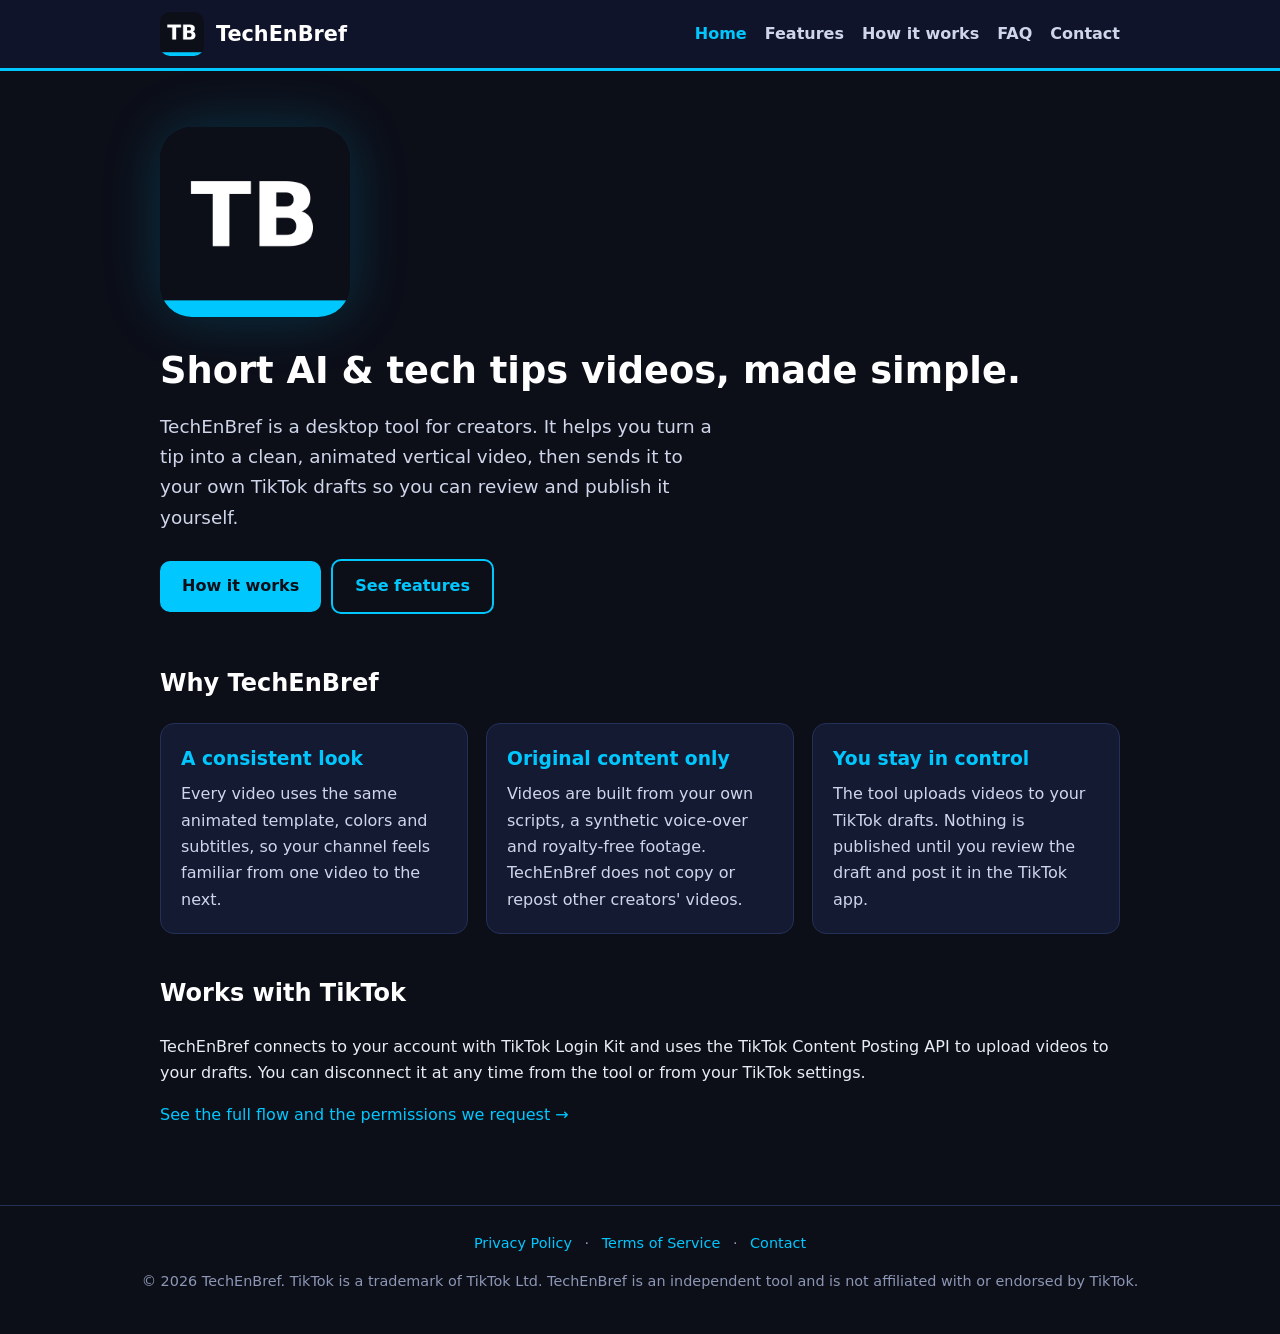
<file: index.html>
<!DOCTYPE html>
<html lang="en"><head><meta charset="utf-8"><meta name="viewport" content="width=device-width,initial-scale=1">
<title>Home - TechEnBref</title>
<meta name="description" content="TechEnBref is a desktop tool for creators to make short AI and tech tips videos and send them to their TikTok drafts.">
<link rel="icon" type="image/png" href="logo-1024.png">
<link rel="apple-touch-icon" href="logo-1024.png">
<link rel="stylesheet" href="style.css"></head><body>
<header><div class="bar"><a class="brand" href="index.html"><img src="logo-1024.png" alt="TechEnBref logo">TechEnBref</a><nav><a href="index.html" class=on>Home</a><a href="features.html">Features</a><a href="how-it-works.html">How it works</a><a href="faq.html">FAQ</a><a href="contact.html">Contact</a></nav></div></header>
<main>

<section class="hero"><img src="logo-1024.png" alt="TechEnBref logo"><div>
<h1>Short AI &amp; tech tips videos, made simple.</h1>
<p>TechEnBref is a desktop tool for creators. It helps you turn a tip into a clean, animated vertical video, then sends it to your own TikTok drafts so you can review and publish it yourself.</p>
<a class="btn" href="how-it-works.html">How it works</a><a class="btn alt" href="features.html">See features</a></div></section>

<h2>Why TechEnBref</h2>
<div class="grid">
<div class="card"><h3>A consistent look</h3><p>Every video uses the same animated template, colors and subtitles, so your channel feels familiar from one video to the next.</p></div>
<div class="card"><h3>Original content only</h3><p>Videos are built from your own scripts, a synthetic voice-over and royalty-free footage. TechEnBref does not copy or repost other creators' videos.</p></div>
<div class="card"><h3>You stay in control</h3><p>The tool uploads videos to your TikTok drafts. Nothing is published until you review the draft and post it in the TikTok app.</p></div>
</div>

<h2>Works with TikTok</h2>
<p>TechEnBref connects to your account with TikTok Login Kit and uses the TikTok Content Posting API to upload videos to your drafts. You can disconnect it at any time from the tool or from your TikTok settings.</p>
<p><a href="how-it-works.html">See the full flow and the permissions we request &rarr;</a></p>

</main>
<footer><div><a href="privacy.html">Privacy Policy</a> · <a href="terms.html">Terms of Service</a> · <a href="contact.html">Contact</a></div>
<p>&copy; 2026 TechEnBref. TikTok is a trademark of TikTok Ltd. TechEnBref is an independent tool and is not affiliated with or endorsed by TikTok.</p></footer>
</body></html>
</file>
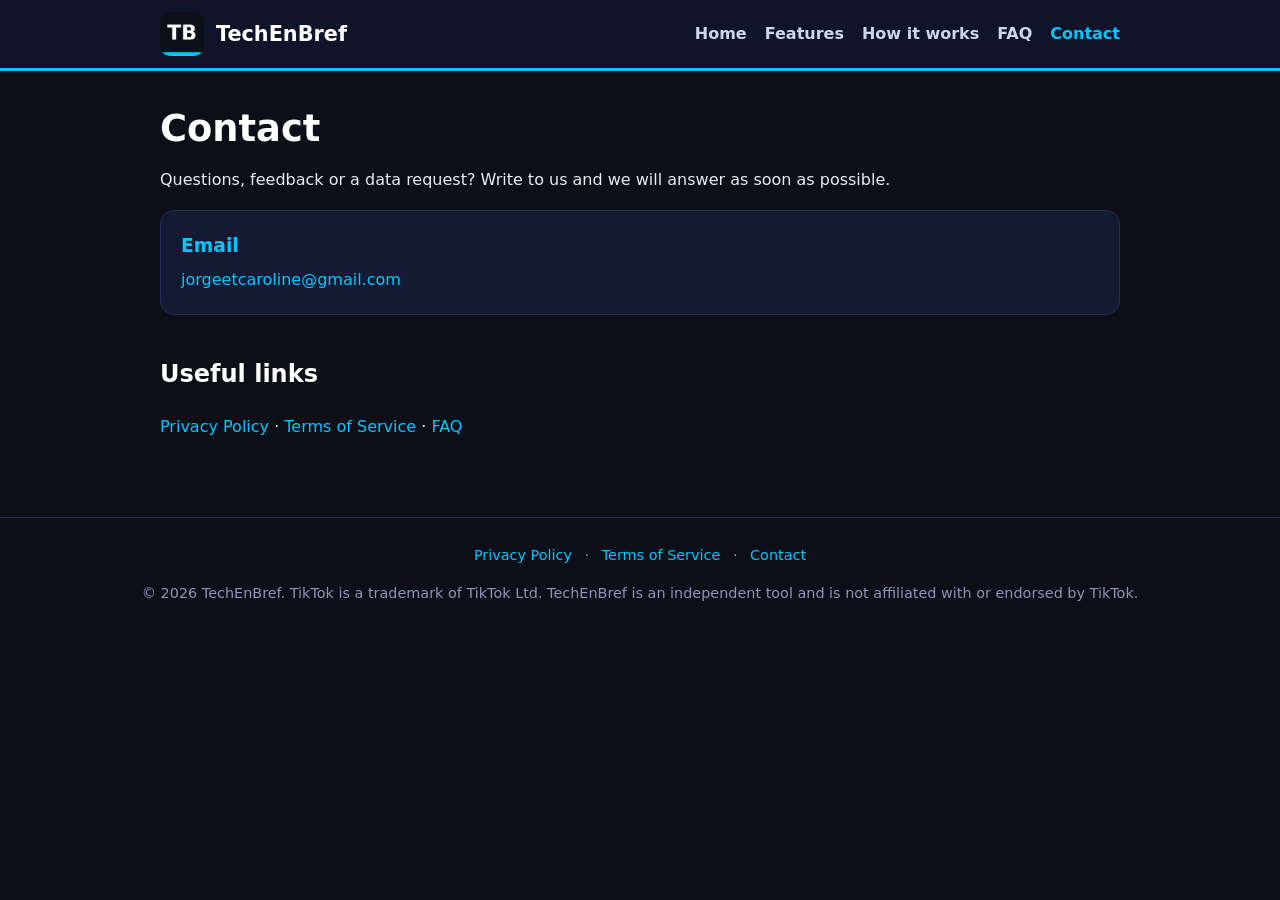
<file: contact.html>
<!DOCTYPE html>
<html lang="en"><head><meta charset="utf-8"><meta name="viewport" content="width=device-width,initial-scale=1">
<title>Contact - TechEnBref</title>
<meta name="description" content="TechEnBref is a desktop tool for creators to make short AI and tech tips videos and send them to their TikTok drafts.">
<link rel="icon" type="image/png" href="logo-1024.png">
<link rel="apple-touch-icon" href="logo-1024.png">
<link rel="stylesheet" href="style.css"></head><body>
<header><div class="bar"><a class="brand" href="index.html"><img src="logo-1024.png" alt="TechEnBref logo">TechEnBref</a><nav><a href="index.html">Home</a><a href="features.html">Features</a><a href="how-it-works.html">How it works</a><a href="faq.html">FAQ</a><a href="contact.html" class=on>Contact</a></nav></div></header>
<main>

<h1>Contact</h1>
<p>Questions, feedback or a data request? Write to us and we will answer as soon as possible.</p>
<div class="card"><h3>Email</h3><p><a href="mailto:jorgeetcaroline@gmail.com">jorgeetcaroline@gmail.com</a></p></div>
<h2>Useful links</h2>
<p><a href="privacy.html">Privacy Policy</a> · <a href="terms.html">Terms of Service</a> · <a href="faq.html">FAQ</a></p>

</main>
<footer><div><a href="privacy.html">Privacy Policy</a> · <a href="terms.html">Terms of Service</a> · <a href="contact.html">Contact</a></div>
<p>&copy; 2026 TechEnBref. TikTok is a trademark of TikTok Ltd. TechEnBref is an independent tool and is not affiliated with or endorsed by TikTok.</p></footer>
</body></html>
</file>
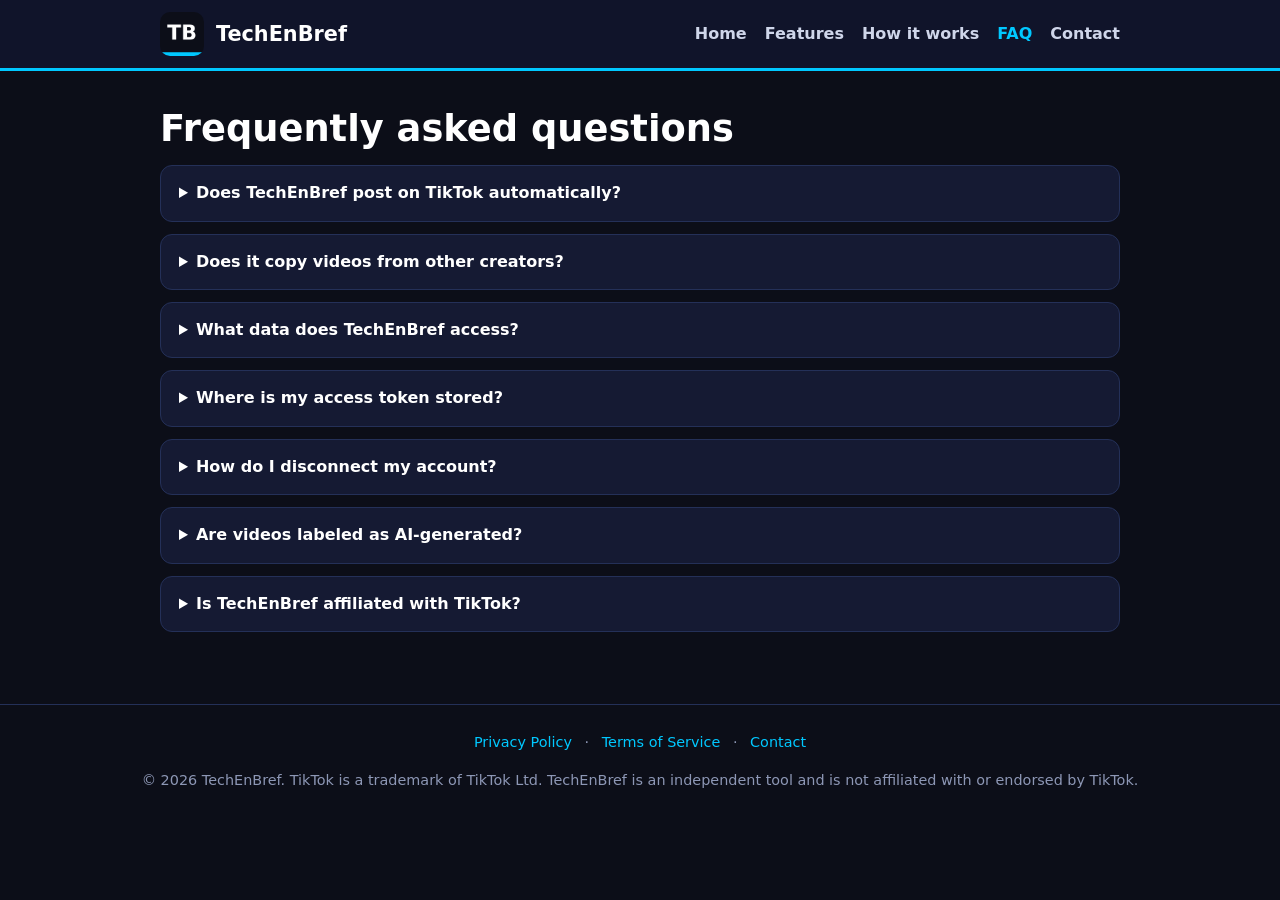
<file: faq.html>
<!DOCTYPE html>
<html lang="en"><head><meta charset="utf-8"><meta name="viewport" content="width=device-width,initial-scale=1">
<title>FAQ - TechEnBref</title>
<meta name="description" content="TechEnBref is a desktop tool for creators to make short AI and tech tips videos and send them to their TikTok drafts.">
<link rel="icon" type="image/png" href="logo-1024.png">
<link rel="apple-touch-icon" href="logo-1024.png">
<link rel="stylesheet" href="style.css"></head><body>
<header><div class="bar"><a class="brand" href="index.html"><img src="logo-1024.png" alt="TechEnBref logo">TechEnBref</a><nav><a href="index.html">Home</a><a href="features.html">Features</a><a href="how-it-works.html">How it works</a><a href="faq.html" class=on>FAQ</a><a href="contact.html">Contact</a></nav></div></header>
<main>

<h1>Frequently asked questions</h1>
<details><summary>Does TechEnBref post on TikTok automatically?</summary><p>No. It uploads the video to your drafts. You review it and publish it yourself in the TikTok app.</p></details>
<details><summary>Does it copy videos from other creators?</summary><p>No. Videos are created from scripts, a synthetic voice and royalty-free or animated visuals. The tool is meant for original content only.</p></details>
<details><summary>What data does TechEnBref access?</summary><p>Your display name and avatar (to show which account is connected) and the permission to upload videos to your drafts. See the <a href="privacy.html">Privacy Policy</a>.</p></details>
<details><summary>Where is my access token stored?</summary><p>Only on your own computer. TechEnBref does not run a server that collects your data.</p></details>
<details><summary>How do I disconnect my account?</summary><p>Click <i>Disconnect</i> in the tool, or revoke access in the TikTok app under Settings and privacy &gt; Security and permissions &gt; Apps and services permissions.</p></details>
<details><summary>Are videos labeled as AI-generated?</summary><p>Yes. Videos that use synthetic voices or AI-assisted scripts should be labeled as AI-generated content on TikTok.</p></details>
<details><summary>Is TechEnBref affiliated with TikTok?</summary><p>No. It is an independent tool that uses TikTok's official developer APIs.</p></details>

</main>
<footer><div><a href="privacy.html">Privacy Policy</a> · <a href="terms.html">Terms of Service</a> · <a href="contact.html">Contact</a></div>
<p>&copy; 2026 TechEnBref. TikTok is a trademark of TikTok Ltd. TechEnBref is an independent tool and is not affiliated with or endorsed by TikTok.</p></footer>
</body></html>
</file>
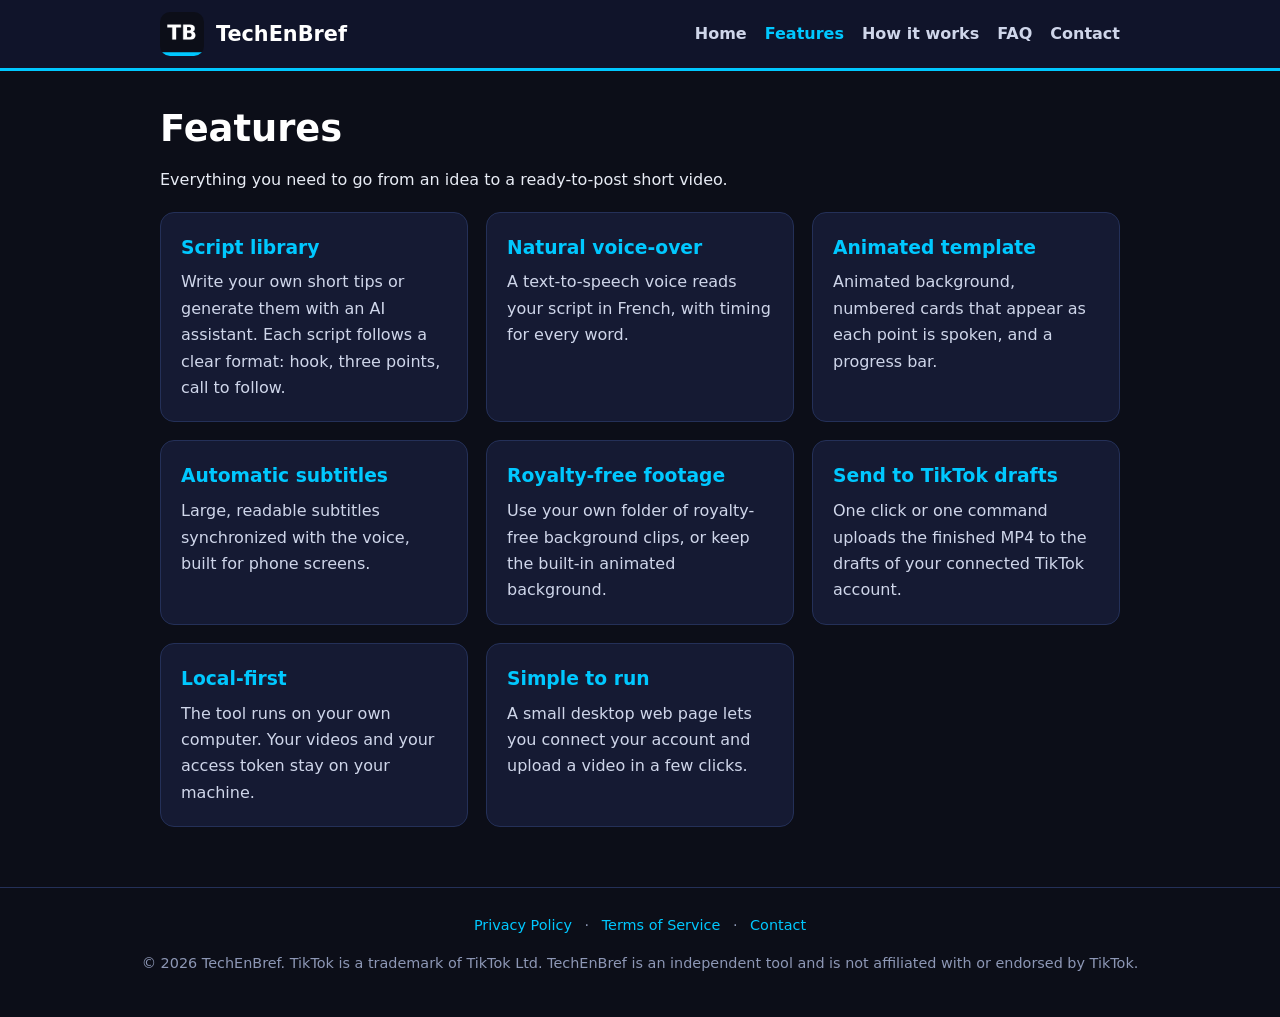
<file: features.html>
<!DOCTYPE html>
<html lang="en"><head><meta charset="utf-8"><meta name="viewport" content="width=device-width,initial-scale=1">
<title>Features - TechEnBref</title>
<meta name="description" content="TechEnBref is a desktop tool for creators to make short AI and tech tips videos and send them to their TikTok drafts.">
<link rel="icon" type="image/png" href="logo-1024.png">
<link rel="apple-touch-icon" href="logo-1024.png">
<link rel="stylesheet" href="style.css"></head><body>
<header><div class="bar"><a class="brand" href="index.html"><img src="logo-1024.png" alt="TechEnBref logo">TechEnBref</a><nav><a href="index.html">Home</a><a href="features.html" class=on>Features</a><a href="how-it-works.html">How it works</a><a href="faq.html">FAQ</a><a href="contact.html">Contact</a></nav></div></header>
<main>

<h1>Features</h1>
<p>Everything you need to go from an idea to a ready-to-post short video.</p>
<div class="grid">
<div class="card"><h3>Script library</h3><p>Write your own short tips or generate them with an AI assistant. Each script follows a clear format: hook, three points, call to follow.</p></div>
<div class="card"><h3>Natural voice-over</h3><p>A text-to-speech voice reads your script in French, with timing for every word.</p></div>
<div class="card"><h3>Animated template</h3><p>Animated background, numbered cards that appear as each point is spoken, and a progress bar.</p></div>
<div class="card"><h3>Automatic subtitles</h3><p>Large, readable subtitles synchronized with the voice, built for phone screens.</p></div>
<div class="card"><h3>Royalty-free footage</h3><p>Use your own folder of royalty-free background clips, or keep the built-in animated background.</p></div>
<div class="card"><h3>Send to TikTok drafts</h3><p>One click or one command uploads the finished MP4 to the drafts of your connected TikTok account.</p></div>
<div class="card"><h3>Local-first</h3><p>The tool runs on your own computer. Your videos and your access token stay on your machine.</p></div>
<div class="card"><h3>Simple to run</h3><p>A small desktop web page lets you connect your account and upload a video in a few clicks.</p></div>
</div>

</main>
<footer><div><a href="privacy.html">Privacy Policy</a> · <a href="terms.html">Terms of Service</a> · <a href="contact.html">Contact</a></div>
<p>&copy; 2026 TechEnBref. TikTok is a trademark of TikTok Ltd. TechEnBref is an independent tool and is not affiliated with or endorsed by TikTok.</p></footer>
</body></html>
</file>
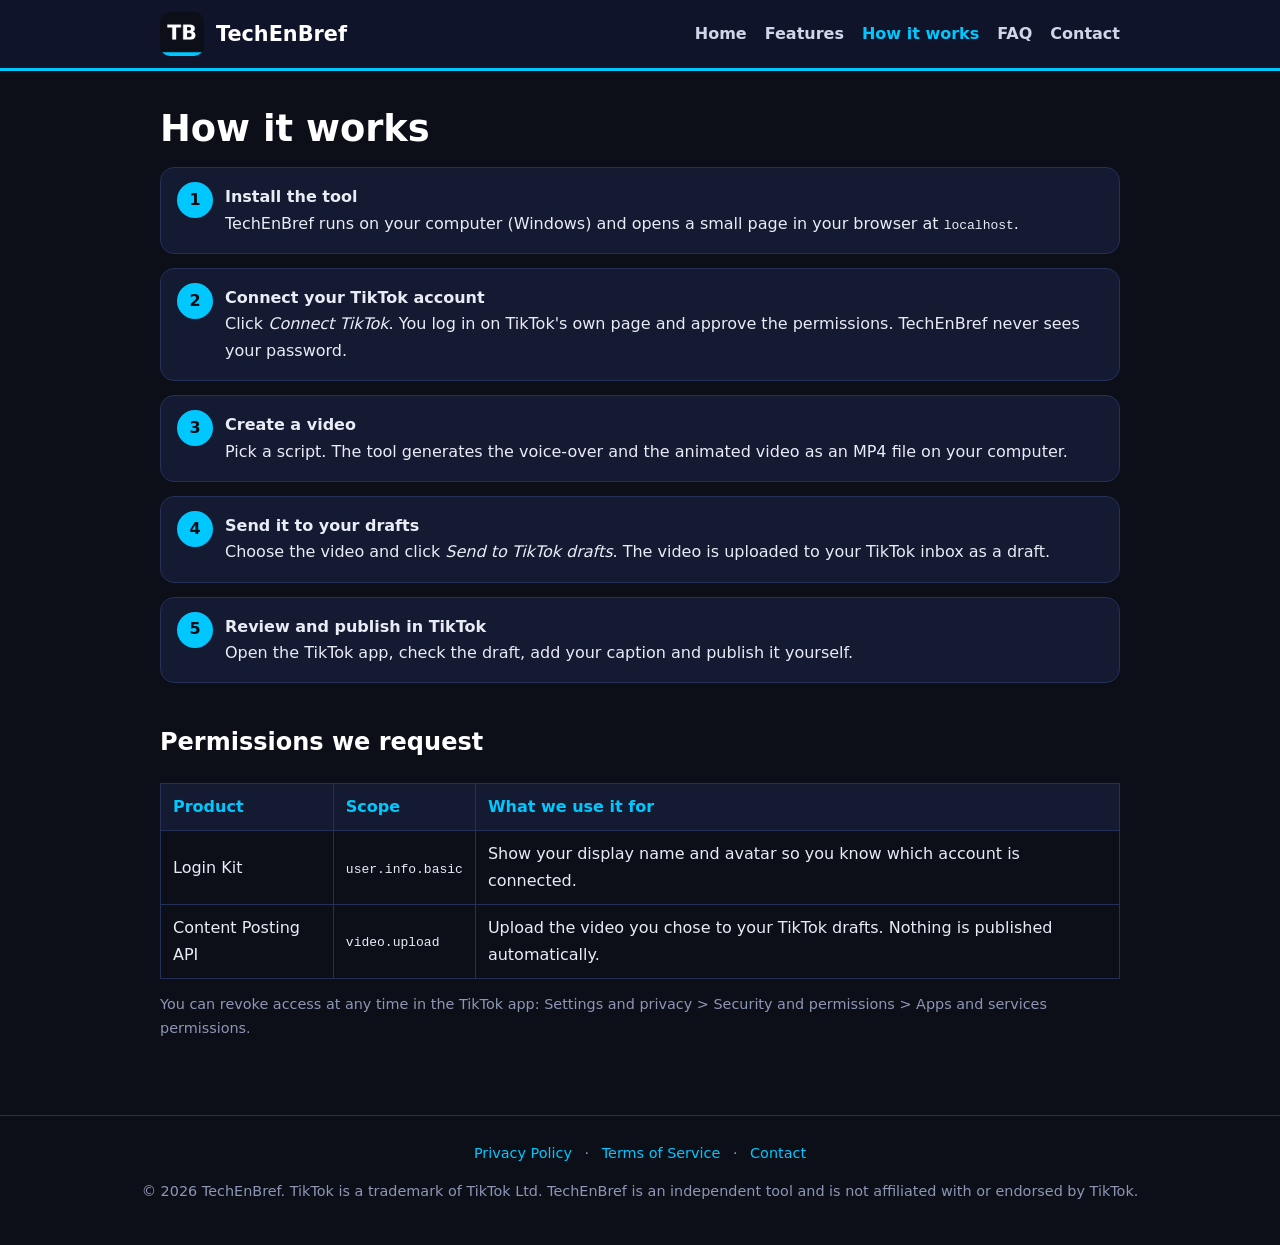
<file: how-it-works.html>
<!DOCTYPE html>
<html lang="en"><head><meta charset="utf-8"><meta name="viewport" content="width=device-width,initial-scale=1">
<title>How it works - TechEnBref</title>
<meta name="description" content="TechEnBref is a desktop tool for creators to make short AI and tech tips videos and send them to their TikTok drafts.">
<link rel="icon" type="image/png" href="logo-1024.png">
<link rel="apple-touch-icon" href="logo-1024.png">
<link rel="stylesheet" href="style.css"></head><body>
<header><div class="bar"><a class="brand" href="index.html"><img src="logo-1024.png" alt="TechEnBref logo">TechEnBref</a><nav><a href="index.html">Home</a><a href="features.html">Features</a><a href="how-it-works.html" class=on>How it works</a><a href="faq.html">FAQ</a><a href="contact.html">Contact</a></nav></div></header>
<main>

<h1>How it works</h1>
<ol class="steps">
<li><b>Install the tool</b><br>TechEnBref runs on your computer (Windows) and opens a small page in your browser at <code>localhost</code>.</li>
<li><b>Connect your TikTok account</b><br>Click <i>Connect TikTok</i>. You log in on TikTok's own page and approve the permissions. TechEnBref never sees your password.</li>
<li><b>Create a video</b><br>Pick a script. The tool generates the voice-over and the animated video as an MP4 file on your computer.</li>
<li><b>Send it to your drafts</b><br>Choose the video and click <i>Send to TikTok drafts</i>. The video is uploaded to your TikTok inbox as a draft.</li>
<li><b>Review and publish in TikTok</b><br>Open the TikTok app, check the draft, add your caption and publish it yourself.</li>
</ol>

<h2>Permissions we request</h2>
<table>
<tr><th>Product</th><th>Scope</th><th>What we use it for</th></tr>
<tr><td>Login Kit</td><td><code>user.info.basic</code></td><td>Show your display name and avatar so you know which account is connected.</td></tr>
<tr><td>Content Posting API</td><td><code>video.upload</code></td><td>Upload the video you chose to your TikTok drafts. Nothing is published automatically.</td></tr>
</table>
<p class="note">You can revoke access at any time in the TikTok app: Settings and privacy &gt; Security and permissions &gt; Apps and services permissions.</p>

</main>
<footer><div><a href="privacy.html">Privacy Policy</a> · <a href="terms.html">Terms of Service</a> · <a href="contact.html">Contact</a></div>
<p>&copy; 2026 TechEnBref. TikTok is a trademark of TikTok Ltd. TechEnBref is an independent tool and is not affiliated with or endorsed by TikTok.</p></footer>
</body></html>
</file>
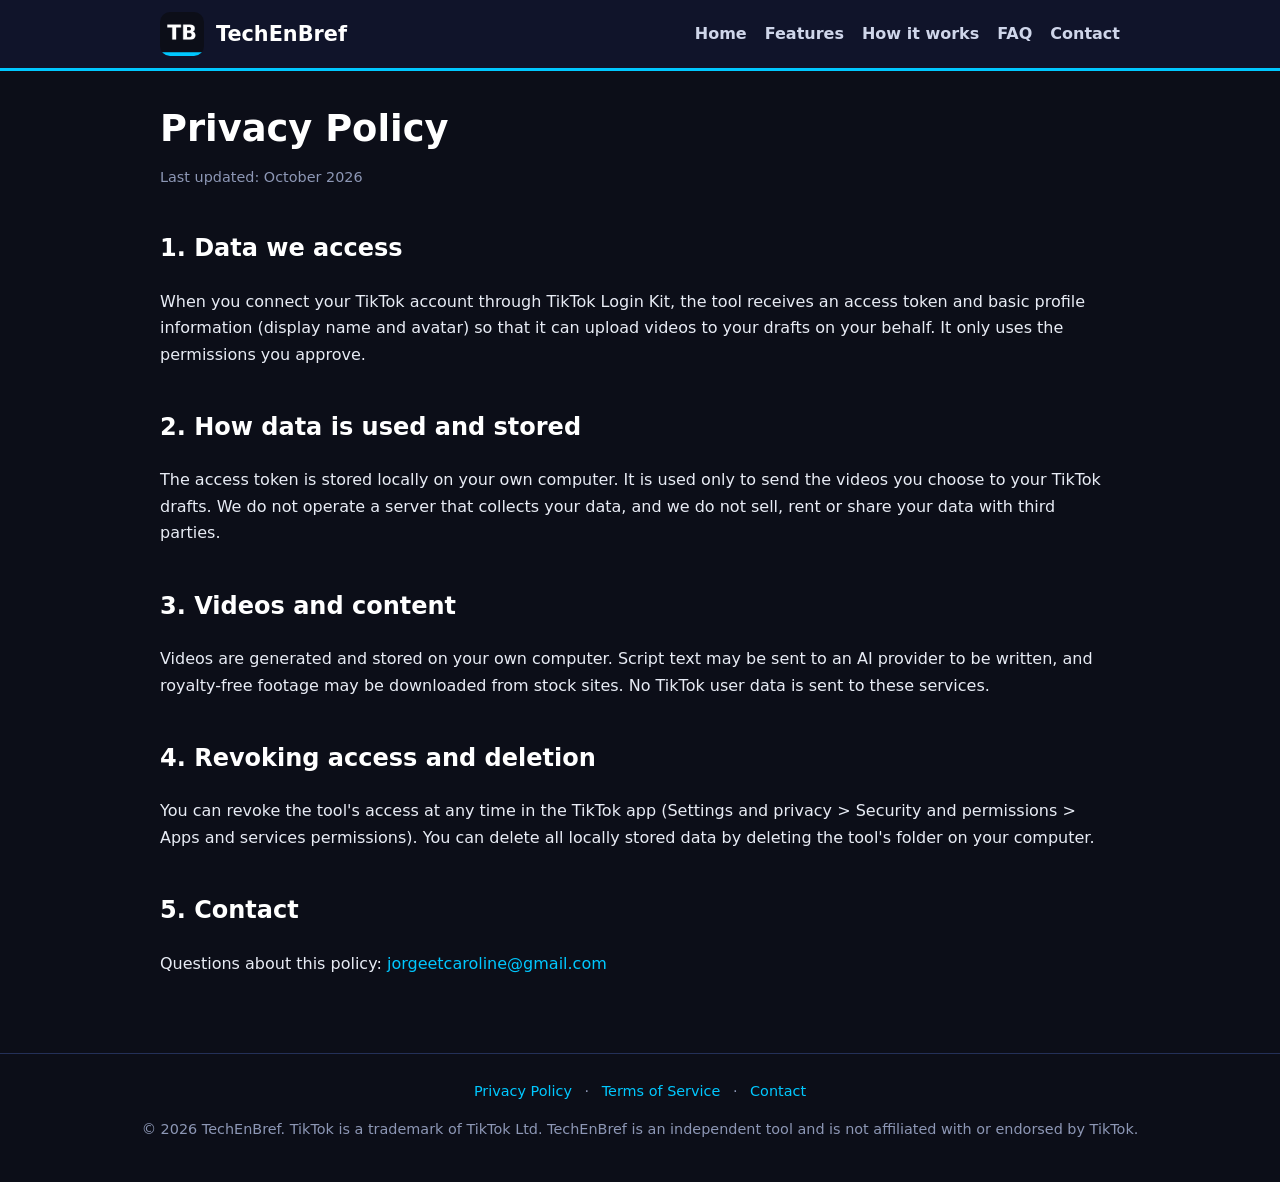
<file: privacy.html>
<!DOCTYPE html>
<html lang="en"><head><meta charset="utf-8"><meta name="viewport" content="width=device-width,initial-scale=1">
<title>Privacy Policy - TechEnBref</title>
<meta name="description" content="TechEnBref is a desktop tool for creators to make short AI and tech tips videos and send them to their TikTok drafts.">
<link rel="icon" type="image/png" href="logo-1024.png">
<link rel="apple-touch-icon" href="logo-1024.png">
<link rel="stylesheet" href="style.css"></head><body>
<header><div class="bar"><a class="brand" href="index.html"><img src="logo-1024.png" alt="TechEnBref logo">TechEnBref</a><nav><a href="index.html">Home</a><a href="features.html">Features</a><a href="how-it-works.html">How it works</a><a href="faq.html">FAQ</a><a href="contact.html">Contact</a></nav></div></header>
<main>

<h1>Privacy Policy</h1>
<p class="note">Last updated: October 2026</p>
<h2>1. Data we access</h2>
<p>When you connect your TikTok account through TikTok Login Kit, the tool receives an access token and basic profile information (display name and avatar) so that it can upload videos to your drafts on your behalf. It only uses the permissions you approve.</p>
<h2>2. How data is used and stored</h2>
<p>The access token is stored locally on your own computer. It is used only to send the videos you choose to your TikTok drafts. We do not operate a server that collects your data, and we do not sell, rent or share your data with third parties.</p>
<h2>3. Videos and content</h2>
<p>Videos are generated and stored on your own computer. Script text may be sent to an AI provider to be written, and royalty-free footage may be downloaded from stock sites. No TikTok user data is sent to these services.</p>
<h2>4. Revoking access and deletion</h2>
<p>You can revoke the tool's access at any time in the TikTok app (Settings and privacy &gt; Security and permissions &gt; Apps and services permissions). You can delete all locally stored data by deleting the tool's folder on your computer.</p>
<h2>5. Contact</h2>
<p>Questions about this policy: <a href="mailto:jorgeetcaroline@gmail.com">jorgeetcaroline@gmail.com</a></p>

</main>
<footer><div><a href="privacy.html">Privacy Policy</a> · <a href="terms.html">Terms of Service</a> · <a href="contact.html">Contact</a></div>
<p>&copy; 2026 TechEnBref. TikTok is a trademark of TikTok Ltd. TechEnBref is an independent tool and is not affiliated with or endorsed by TikTok.</p></footer>
</body></html>
</file>
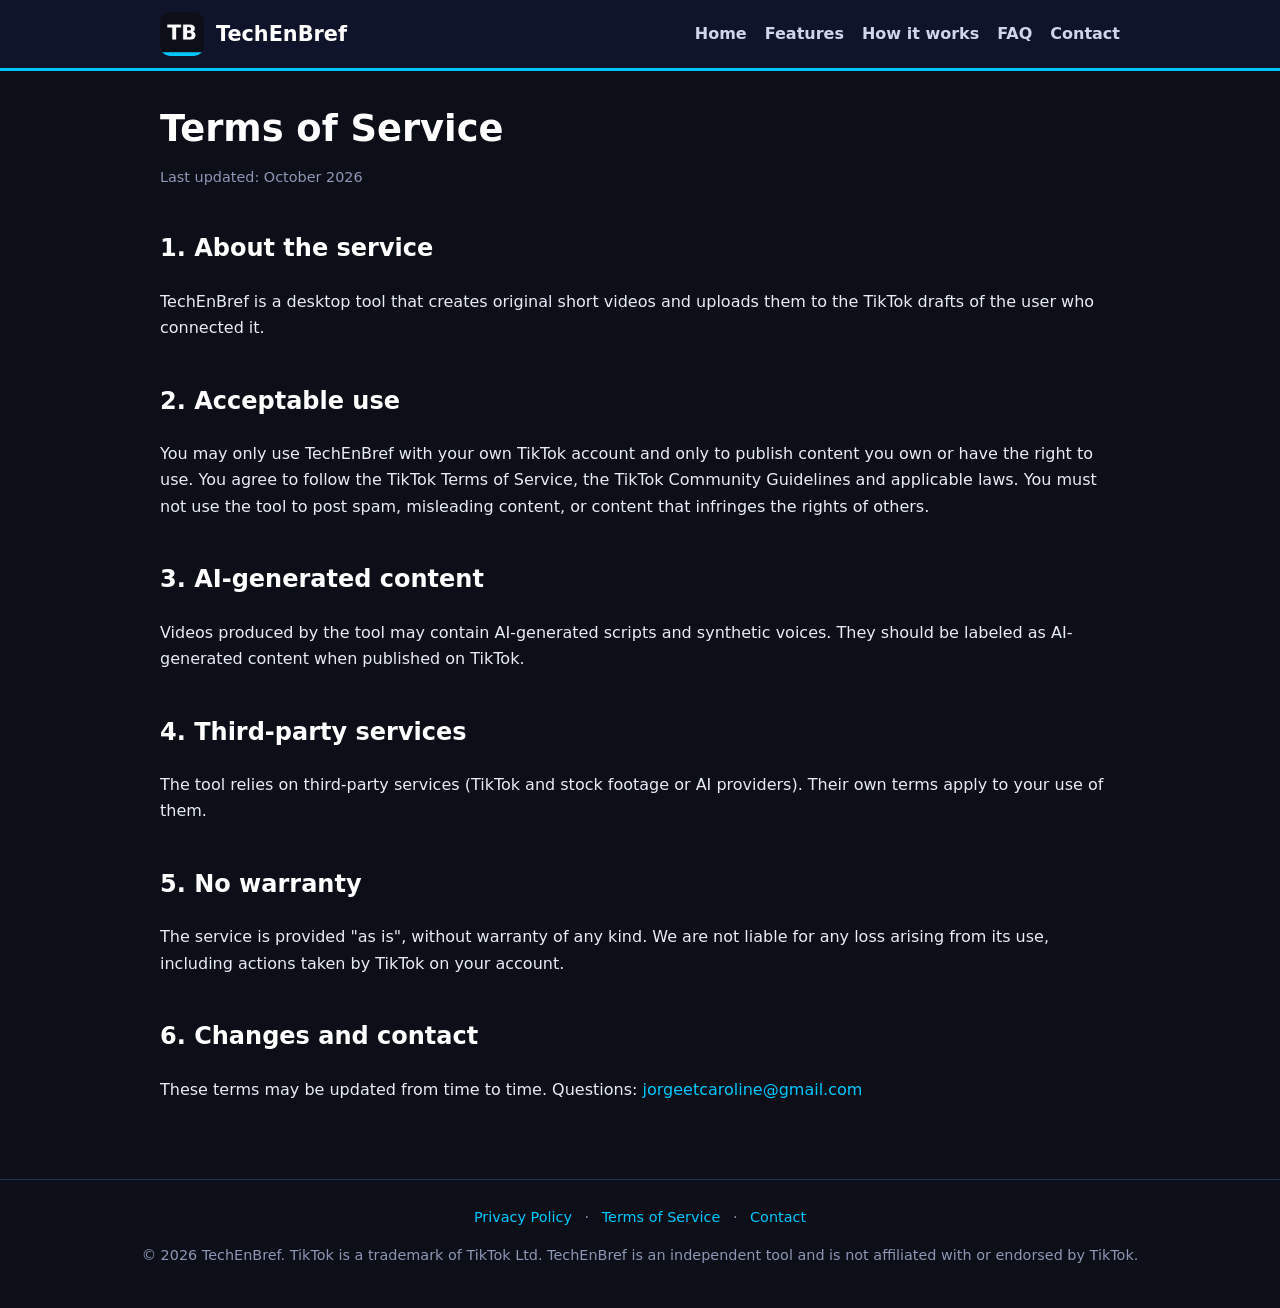
<file: terms.html>
<!DOCTYPE html>
<html lang="en"><head><meta charset="utf-8"><meta name="viewport" content="width=device-width,initial-scale=1">
<title>Terms of Service - TechEnBref</title>
<meta name="description" content="TechEnBref is a desktop tool for creators to make short AI and tech tips videos and send them to their TikTok drafts.">
<link rel="icon" type="image/png" href="logo-1024.png">
<link rel="apple-touch-icon" href="logo-1024.png">
<link rel="stylesheet" href="style.css"></head><body>
<header><div class="bar"><a class="brand" href="index.html"><img src="logo-1024.png" alt="TechEnBref logo">TechEnBref</a><nav><a href="index.html">Home</a><a href="features.html">Features</a><a href="how-it-works.html">How it works</a><a href="faq.html">FAQ</a><a href="contact.html">Contact</a></nav></div></header>
<main>

<h1>Terms of Service</h1>
<p class="note">Last updated: October 2026</p>
<h2>1. About the service</h2>
<p>TechEnBref is a desktop tool that creates original short videos and uploads them to the TikTok drafts of the user who connected it.</p>
<h2>2. Acceptable use</h2>
<p>You may only use TechEnBref with your own TikTok account and only to publish content you own or have the right to use. You agree to follow the TikTok Terms of Service, the TikTok Community Guidelines and applicable laws. You must not use the tool to post spam, misleading content, or content that infringes the rights of others.</p>
<h2>3. AI-generated content</h2>
<p>Videos produced by the tool may contain AI-generated scripts and synthetic voices. They should be labeled as AI-generated content when published on TikTok.</p>
<h2>4. Third-party services</h2>
<p>The tool relies on third-party services (TikTok and stock footage or AI providers). Their own terms apply to your use of them.</p>
<h2>5. No warranty</h2>
<p>The service is provided "as is", without warranty of any kind. We are not liable for any loss arising from its use, including actions taken by TikTok on your account.</p>
<h2>6. Changes and contact</h2>
<p>These terms may be updated from time to time. Questions: <a href="mailto:jorgeetcaroline@gmail.com">jorgeetcaroline@gmail.com</a></p>

</main>
<footer><div><a href="privacy.html">Privacy Policy</a> · <a href="terms.html">Terms of Service</a> · <a href="contact.html">Contact</a></div>
<p>&copy; 2026 TechEnBref. TikTok is a trademark of TikTok Ltd. TechEnBref is an independent tool and is not affiliated with or endorsed by TikTok.</p></footer>
</body></html>
</file>
<file: style.css>
*{box-sizing:border-box}body{margin:0;font-family:system-ui,-apple-system,"Segoe UI",Roboto,sans-serif;background:#0c0e18;color:#e8ecf5;line-height:1.65}
a{color:#00c8ff;text-decoration:none}a:hover{text-decoration:underline}
header{background:#10142a;border-bottom:3px solid #00c8ff;position:sticky;top:0;z-index:5}
.bar{max-width:1000px;margin:0 auto;padding:12px 20px;display:flex;align-items:center;justify-content:space-between;flex-wrap:wrap;gap:10px}
.brand{display:flex;align-items:center;gap:12px;color:#fff;font-weight:800;font-size:1.3rem}.brand img{width:44px;height:44px;border-radius:10px}
nav a{margin-left:18px;color:#cfd6ea;font-weight:600}nav a.on{color:#00c8ff}
main{max-width:1000px;margin:0 auto;padding:36px 20px 60px}
h1{font-size:2.3rem;line-height:1.2;margin:0 0 14px;color:#fff}h2{margin-top:40px;color:#fff}h3{margin:0 0 6px;color:#00c8ff}
.hero{display:flex;gap:32px;align-items:center;flex-wrap:wrap;padding:20px 0 10px}.hero img{width:190px;height:190px;border-radius:32px;box-shadow:0 0 60px #00c8ff33}
.hero p{font-size:1.15rem;color:#cfd6ea;max-width:560px}
.btn{display:inline-block;background:#00c8ff;color:#0c0e18;font-weight:800;padding:12px 22px;border-radius:10px;margin:8px 10px 0 0}.btn:hover{text-decoration:none;opacity:.9}.btn.alt{background:transparent;color:#00c8ff;border:2px solid #00c8ff}
.grid{display:grid;grid-template-columns:repeat(auto-fit,minmax(260px,1fr));gap:18px;margin-top:18px}
.card{background:#151a33;border:1px solid #243058;border-radius:14px;padding:20px}.card p{margin:0;color:#cfd6ea}
ol.steps{counter-reset:s;list-style:none;padding:0}ol.steps li{counter-increment:s;background:#151a33;border:1px solid #243058;border-radius:14px;padding:16px 18px 16px 64px;margin:14px 0;position:relative}
ol.steps li:before{content:counter(s);position:absolute;left:16px;top:14px;width:36px;height:36px;border-radius:50%;background:#00c8ff;color:#0c0e18;font-weight:800;display:flex;align-items:center;justify-content:center}
table{border-collapse:collapse;width:100%;margin-top:14px}th,td{border:1px solid #243058;padding:10px 12px;text-align:left}th{background:#151a33;color:#00c8ff}
details{background:#151a33;border:1px solid #243058;border-radius:12px;padding:14px 18px;margin:12px 0}summary{cursor:pointer;font-weight:700;color:#fff}
footer{border-top:1px solid #243058;padding:26px 20px;text-align:center;color:#8d97b5;font-size:.9rem}footer a{margin:0 8px}
.note{color:#8d97b5;font-size:.9rem}
</file>
